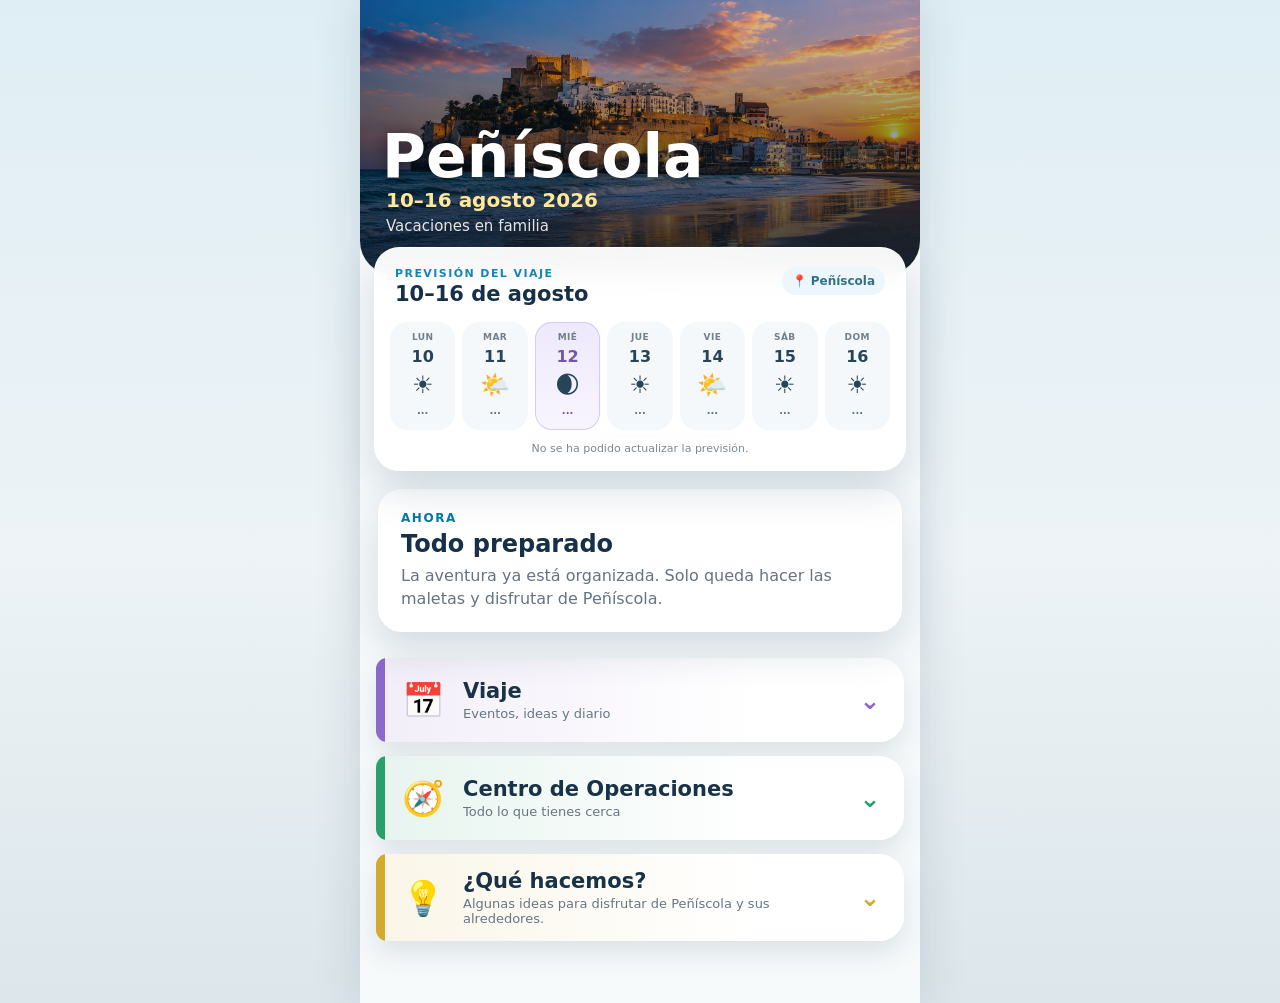
<file: index.html>
<!DOCTYPE html>
<html lang="es">
<head>
  <meta charset="UTF-8">
  <meta name="viewport" content="width=device-width, initial-scale=1.0">

  <title>Travel Companion</title>

  <link rel="stylesheet" href="css/styles.css">
  <link rel="icon" href="favicon.ico">

<link rel="icon"
      type="image/png"
      sizes="16x16"
      href="favicon-16.png">

<link rel="icon"
      type="image/png"
      sizes="32x32"
      href="favicon-32.png">

<link rel="apple-touch-icon"
      href="apple-touch-icon.png">

<link rel="manifest"
      href="manifest.json">

<meta name="theme-color"
      content="#0d5d8c">
</head>

<body>
  <main class="app">

    <header class="hero">
      <div class="hero-overlay">
        <h1 id="destination-name">Cargando...</h1>
        <p class="dates" id="destination-dates"></p>
        <p class="subtitle" id="destination-subtitle"></p>
      </div>
    </header>

    <!-- Previsión integrada en la cabecera -->
    <section class="weather-strip">
      <div class="weather-heading">
        <div>
          <p class="weather-label">Previsión del viaje</p>
          <h2>10–16 de agosto</h2>
        </div>

        <span class="weather-location">📍 Peñíscola</span>
      </div>

      <div class="forecast">

        <article class="forecast-day">
          <span class="weekday">LUN</span>
          <strong>10</strong>
          <span class="weather-icon">☀️</span>
          <small>...</small>
        </article>

        <article class="forecast-day">
          <span class="weekday">MAR</span>
          <strong>11</strong>
          <span class="weather-icon">🌤️</span>
          <small>...</small>
        </article>

        <article class="forecast-day special-day">
          <span class="weekday">MIÉ</span>
          <strong>12</strong>
          <span class="weather-icon">🌒</span>
          <small>...</small>
        </article>

        <article class="forecast-day">
          <span class="weekday">JUE</span>
          <strong>13</strong>
          <span class="weather-icon">☀️</span>
          <small>...</small>
        </article>

        <article class="forecast-day">
          <span class="weekday">VIE</span>
          <strong>14</strong>
          <span class="weather-icon">🌤️</span>
          <small>...</small>
        </article>

        <article class="forecast-day">
          <span class="weekday">SÁB</span>
          <strong>15</strong>
          <span class="weather-icon">☀️</span>
          <small>...</small>
        </article>

        <article class="forecast-day">
          <span class="weekday">DOM</span>
          <strong>16</strong>
          <span class="weather-icon">☀️</span>
          <small>...</small>
        </article>

      </div>

      <p class="weather-note">
        La previsión real aparecerá cuando esté disponible.
      </p>
    </section>

    <section class="today-card">
  <p class="label">AHORA</p>
  <h2>Todo preparado</h2>
  <p>La aventura ya está organizada. Solo queda hacer las maletas y disfrutar de Peñíscola.</p>
</section>

    <section class="archive">

      <!-- VIAJE pasa a ser el primer archivo -->
      <article class="folder folder-trip">
  <button class="folder-tab" type="button">
    <span class="folder-icon">📅</span>

    <span class="folder-title">
      <strong>Viaje</strong>
      <small>Eventos, ideas y diario</small>
    </span>

    <span class="folder-arrow">⌄</span>
  </button>

  <div class="folder-content trip-content">

    <section id="trip-status" class="countdown-card">
      <strong class="countdown-number" id="trip-number">--</strong>

      <p class="countdown-unit">
        DÍAS
      </p>

      <p class="countdown-message" id="trip-message">
        para vernos en Peñíscola
      </p>
    </section>

    <div class="trip-events">
      <h3>Próximos momentos</h3>

      <div id="trip-events">
        <p class="trip-loading">Cargando viaje...</p>
      </div>
    </div>

  </div>
</article>

      <div id="map-component"></div>

<article class="folder folder-more">
  <button class="folder-tab" type="button">
    <span class="folder-icon">💡</span>

    <span class="folder-title">
      <strong>¿Qué hacemos?</strong>
      <small>Algunas ideas para disfrutar de Peñíscola y sus alrededores.</small>
    </span>

    <span class="folder-arrow">⌄</span>
  </button>

  <div class="folder-content">
    <div id="whattodo-component"></div>
  </div>
</article>
    </section>

  </main>

  <script src="js/operations.js"></script>
  <script src="js/whattodo.js"></script>
  <script src="js/weather.js"></script>
  <script src="js/trip.js"></script>
  <script src="js/app.js"></script>
</body>
</html>
</file>
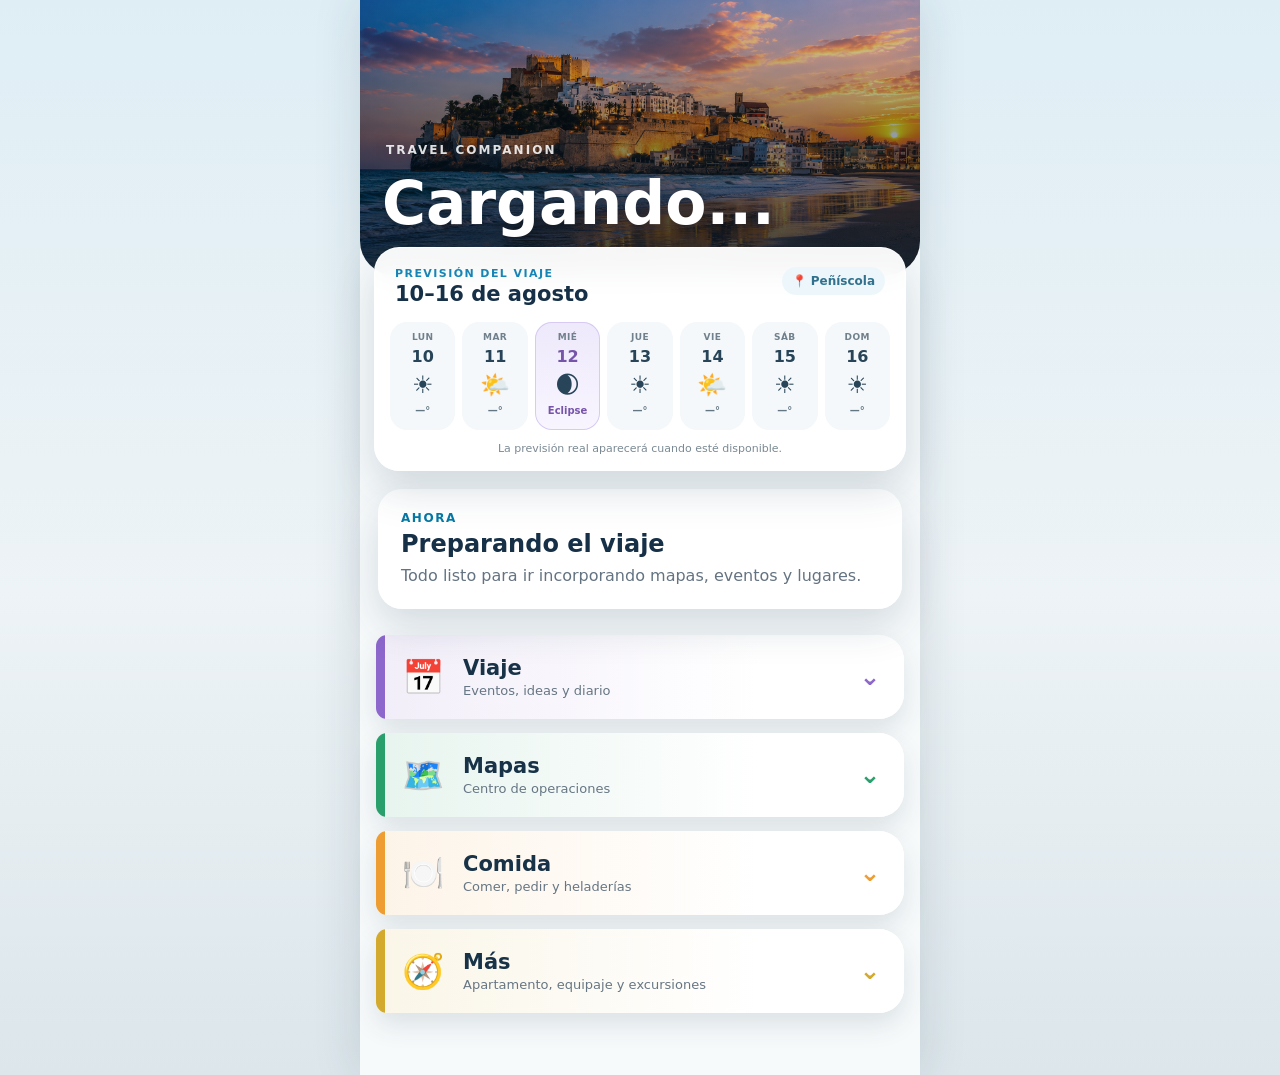
<file: Index.html>
<!DOCTYPE html>
<html lang="es">
<head>
  <meta charset="UTF-8">
  <meta name="viewport" content="width=device-width, initial-scale=1.0">

  <title>Travel Companion</title>

  <link rel="stylesheet" href="css/styles.css">
</head>

<body>
  <main class="app">

    <header class="hero">
      <div class="hero-overlay">
        <p class="eyebrow">Travel Companion</p>
        <h1 id="destination-name">Cargando...</h1>
        <p class="dates" id="destination-dates"></p>
        <p class="subtitle" id="destination-subtitle"></p>
      </div>
    </header>

    <!-- Previsión integrada en la cabecera -->
    <section class="weather-strip">
      <div class="weather-heading">
        <div>
          <p class="weather-label">Previsión del viaje</p>
          <h2>10–16 de agosto</h2>
        </div>

        <span class="weather-location">📍 Peñíscola</span>
      </div>

      <div class="forecast">

        <article class="forecast-day">
          <span class="weekday">LUN</span>
          <strong>10</strong>
          <span class="weather-icon">☀️</span>
          <small>—°</small>
        </article>

        <article class="forecast-day">
          <span class="weekday">MAR</span>
          <strong>11</strong>
          <span class="weather-icon">🌤️</span>
          <small>—°</small>
        </article>

        <article class="forecast-day special-day">
          <span class="weekday">MIÉ</span>
          <strong>12</strong>
          <span class="weather-icon">🌒</span>
          <small>Eclipse</small>
        </article>

        <article class="forecast-day">
          <span class="weekday">JUE</span>
          <strong>13</strong>
          <span class="weather-icon">☀️</span>
          <small>—°</small>
        </article>

        <article class="forecast-day">
          <span class="weekday">VIE</span>
          <strong>14</strong>
          <span class="weather-icon">🌤️</span>
          <small>—°</small>
        </article>

        <article class="forecast-day">
          <span class="weekday">SÁB</span>
          <strong>15</strong>
          <span class="weather-icon">☀️</span>
          <small>—°</small>
        </article>

        <article class="forecast-day">
          <span class="weekday">DOM</span>
          <strong>16</strong>
          <span class="weather-icon">☀️</span>
          <small>—°</small>
        </article>

      </div>

      <p class="weather-note">
        La previsión real aparecerá cuando esté disponible.
      </p>
    </section>

    <section class="today-card">
      <p class="label">Ahora</p>
      <h2>Preparando el viaje</h2>
      <p>Todo listo para ir incorporando mapas, eventos y lugares.</p>
    </section>

    <section class="archive">

      <!-- VIAJE pasa a ser el primer archivo -->
      <article class="folder folder-trip">
        <button class="folder-tab" type="button">
          <span class="folder-icon">📅</span>

          <span class="folder-title">
            <strong>Viaje</strong>
            <small>Eventos, ideas y diario</small>
          </span>

          <span class="folder-arrow">⌄</span>
        </button>

        <div class="folder-content">
          <ul class="event-preview">
            <li>
              <span>10 agosto</span>
              🏠 Llegada
            </li>

            <li>
              <span>11 agosto · 18:30</span>
              🔐 Escape Room
            </li>

            <li>
              <span>12 agosto · 20:30</span>
              🌒 Eclipse
            </li>

            <li>
              <span>16 agosto</span>
              🧳 Salida
            </li>
          </ul>
        </div>
      </article>

      <article class="folder folder-map">
  <button class="folder-tab" type="button">
    <span class="folder-icon">🗺️</span>

    <span class="folder-title">
      <strong>Mapas</strong>
      <small>Centro de operaciones</small>
    </span>

    <span class="folder-arrow">⌄</span>
  </button>

  <div class="folder-content map-content">
    <div class="map-heading">
      <p class="map-label">Mapa del viaje</p>
      <h3>Peñíscola y alrededores</h3>
      <p>Playas, comida, actividades, supermercados y excursiones.</p>
    </div>

    <div class="map-frame">
      <iframe
        src="https://www.google.com/maps/d/embed?mid=1As36r0sPnsPbciLy-aY8WuUIRZUlILk"
        title="Mapa de Peñíscola"
        loading="lazy"
        allowfullscreen>
      </iframe>
    </div>

    <a
      class="map-open-button"
      href="https://www.google.com/maps/d/viewer?mid=1As36r0sPnsPbciLy-aY8WuUIRZUlILk"
      target="_blank"
      rel="noopener noreferrer">
      Abrir mapa completo
    </a>
  </div>
</article>

      <article class="folder folder-food">
        <button class="folder-tab" type="button">
          <span class="folder-icon">🍽️</span>

          <span class="folder-title">
            <strong>Comida</strong>
            <small>Comer, pedir y heladerías</small>
          </span>

          <span class="folder-arrow">⌄</span>
        </button>

        <div class="folder-content">
          <div class="mini-options">
            <button type="button">🍴 Comer sentado</button>
            <button type="button">🥡 Pedir</button>
            <button type="button">🍦 Heladerías</button>
          </div>
        </div>
      </article>

      <article class="folder folder-more">
        <button class="folder-tab" type="button">
          <span class="folder-icon">🧭</span>

          <span class="folder-title">
            <strong>Más</strong>
            <small>Apartamento, equipaje y excursiones</small>
          </span>

          <span class="folder-arrow">⌄</span>
        </button>

        <div class="folder-content">
          <div class="mini-options">
            <button type="button">🏠 Apartamento</button>
            <button type="button">🎒 Qué llevar</button>
            <button type="button">🎟️ Actividades</button>
            <button type="button">🚗 Excursiones</button>
          </div>
        </div>
      </article>

    </section>

  </main>

  <script src="js/app.js"></script>
</body>
</html>
</file>
<file: css/styles.css>
* {
  box-sizing: border-box;
}

:root {
  font-family:
    Inter,
    system-ui,
    -apple-system,
    BlinkMacSystemFont,
    "Segoe UI",
    sans-serif;

  color: #163047;
  background: #eaf1f5;
}

body {
  margin: 0;
  background:
    linear-gradient(180deg, #dfeef5 0%, #edf3f6 55%, #dce6eb 100%);
}

button {
  font: inherit;
}

.app {
  width: min(100%, 560px);
  min-height: 100vh;
  margin: 0 auto;
  padding-bottom: 48px;
  background: #f7fafb;
  box-shadow: 0 0 45px rgba(27, 53, 73, 0.14);
}

.hero {
    min-height: 275px;
    display: flex;
    align-items: flex-end;
    overflow: hidden;
    border-radius: 0 0 34px 34px;

    background:
        linear-gradient(
            180deg,
            rgba(4,25,42,.08),
            rgba(3,24,41,.78)
        ),
        url("../assets/peniscola.png");

    background-size: cover;
    background-position: center 35%;
}

.hero-overlay {
  width: 100%;
  padding: 32px 26px 40px;
  color: white;
  text-shadow: 0 2px 16px rgba(0, 0, 0, 0.45);
}

.eyebrow {
  margin: 0 0 7px;
  font-size: 12px;
  font-weight: 800;
  letter-spacing: 0.17em;
  text-transform: uppercase;
  opacity: 0.86;
}

h1 {
  margin: 0;
  font-size: clamp(42px, 11vw, 60px);
  line-height: 0.98;
  position: relative;
top: 10px;
  left: -4px;
}

.dates {
  margin: 12px 0 0;
  color: #ffe898;
  font-size: 20px;
  font-weight: 800;
}

.subtitle {
  margin: 5px 0 0;
  font-size: 15px;
  opacity: 0.88;
}

.today-card {
  position: relative;
  z-index: 2;
  margin: -28px 18px 26px;
  padding: 21px 22px;
  border: 1px solid rgba(255, 255, 255, 0.75);
  border-radius: 24px;
  background: rgba(255, 255, 255, 0.94);
  box-shadow: 0 17px 40px rgba(25, 59, 82, 0.16);
  backdrop-filter: blur(12px);
}

.label {
  margin: 0 0 5px;
  color: #0479a6;
  font-size: 12px;
  font-weight: 900;
  letter-spacing: 0.13em;
  text-transform: uppercase;
}

.today-card h2 {
  margin: 0 0 6px;
  font-size: 24px;
}

.today-card p:last-child {
  margin: 0;
  color: #647382;
  line-height: 1.45;
}

.archive {
  padding: 0 16px;
}

.folder {
  --folder-color: #2687c8;

  margin-bottom: 14px;
  overflow: hidden;
  border-radius: 11px 25px 25px 11px;
  background: white;
  box-shadow: 0 12px 27px rgba(27, 57, 77, 0.12);
  transition:
    transform 160ms ease,
    box-shadow 160ms ease;
}

.folder:hover {
  transform: translateY(-1px);
  box-shadow: 0 15px 31px rgba(27, 57, 77, 0.16);
}

.folder-weather {
  --folder-color: #2d9cdb;
}

.folder-map {
  --folder-color: #29a06b;
}

.folder-food {
  --folder-color: #ed9d32;
}

.folder-trip {
  --folder-color: #8d67cc;
}

.folder-more {
  --folder-color: #d3aa2e;
}

.folder-tab {
  width: 100%;
  min-height: 84px;
  display: grid;
  grid-template-columns: 52px 1fr 34px;
  align-items: center;
  gap: 9px;

  padding: 15px 17px;
  border: 0;
  border-left: 9px solid var(--folder-color);
  background:
    linear-gradient(
      90deg,
      color-mix(in srgb, var(--folder-color) 11%, white),
      white 72%
    );

  color: #183348;
  text-align: left;
  cursor: pointer;
}

.folder-icon {
  font-size: 34px;
  line-height: 1;
}

.folder-title {
  display: flex;
  flex-direction: column;
  gap: 3px;
}

.folder-title strong {
  font-size: 21px;
}

.folder-title small {
  color: #667684;
  font-size: 13px;
}

.folder-arrow {
  color: var(--folder-color);
  font-size: 25px;
  font-weight: 900;
  text-align: center;
  transition: transform 220ms ease;
}

.folder-content {
  display: none;
  padding: 4px 21px 22px 30px;
  border-left: 9px solid var(--folder-color);
  color: #536776;
  background: white;
}

.folder.open .folder-content {
  display: block;
}

.folder.open .folder-arrow {
  transform: rotate(180deg);
}

.folder-content p {
  margin: 8px 0 0;
  line-height: 1.5;
}

.mini-options {
  display: grid;
  grid-template-columns: 1fr 1fr;
  gap: 9px;
  margin-top: 10px;
}

.mini-options button {
  min-height: 48px;
  padding: 10px;
  border: 1px solid #d9e3e8;
  border-radius: 14px;
  background: #f7fafb;
  color: #274358;
  cursor: pointer;
}

.event-preview {
  display: grid;
  gap: 8px;
  margin: 10px 0 0;
  padding: 0;
  list-style: none;
}

.event-preview li {
  padding: 12px 13px;
  border-radius: 13px;
  background: #f5f2fb;
}

.event-preview span {
  display: block;
  margin-bottom: 3px;
  color: #7758aa;
  font-size: 12px;
  font-weight: 800;
}

@media (max-width: 390px) {
  .hero {
    min-height: 245px;
  }

  .mini-options {
    grid-template-columns: 1fr;
  }

  .folder-tab {
    grid-template-columns: 45px 1fr 28px;
  }

  .folder-title strong {
    font-size: 19px;
  }
}/* PREVISIÓN INTEGRADA EN LA CABECERA */

.weather-strip {
  position: relative;
  z-index: 3;
  margin: -28px 14px 18px;
  padding: 19px 14px 15px;
  border: 1px solid rgba(255, 255, 255, 0.78);
  border-radius: 25px;
  background: rgba(255, 255, 255, 0.96);
  box-shadow: 0 18px 42px rgba(25, 59, 82, 0.17);
  backdrop-filter: blur(14px);
}

.weather-heading {
  display: flex;
  align-items: flex-start;
  justify-content: space-between;
  gap: 12px;
  padding: 0 6px 14px;
}

.weather-heading h2 {
  margin: 2px 0 0;
  font-size: 21px;
}

.weather-label {
  margin: 0;
  color: #1685b6;
  font-size: 11px;
  font-weight: 900;
  letter-spacing: 0.13em;
  text-transform: uppercase;
}

.weather-location {
  padding: 7px 10px;
  border-radius: 50px;
  background: #edf7fb;
  color: #31718e;
  font-size: 12px;
  font-weight: 700;
  white-space: nowrap;
}

.forecast {
  display: grid;
  grid-template-columns: repeat(7, minmax(52px, 1fr));
  gap: 7px;
  overflow-x: auto;
  padding: 2px 1px 8px;
  scrollbar-width: thin;
}

.forecast-day {
  min-width: 52px;
  display: flex;
  flex-direction: column;
  align-items: center;
  gap: 5px;

  padding: 10px 5px;
  border-radius: 17px;
  background: #f4f8fa;
  color: #274458;
  text-align: center;
}

.forecast-day .weekday {
  color: #70808c;
  font-size: 9px;
  font-weight: 900;
  letter-spacing: 0.05em;
}

.forecast-day strong {
  font-size: 16px;
}

.weather-icon {
  font-size: 24px;
  line-height: 1.2;
}

.forecast-day small {
  min-height: 15px;
  color: #637683;
  font-size: 10px;
  font-weight: 700;
}

.special-day {
  background: linear-gradient(180deg, #eee9fb, #f8f5ff);
  box-shadow: inset 0 0 0 1px #d8caf3;
}

.special-day strong,
.special-day small {
  color: #7654a9;
}

.weather-note {
  margin: 4px 5px 0;
  color: #7a8993;
  font-size: 11px;
  text-align: center;
}

/* La tarjeta "Preparando el viaje" ya no se superpone a la foto */

.today-card {
  margin: 0 18px 26px;
}

@media (max-width: 460px) {
  .forecast {
    grid-template-columns: repeat(7, 56px);
  }

  .weather-heading {
    align-items: center;
  }

  .weather-heading h2 {
    font-size: 19px;
  }
}/* MAPA INTEGRADO */

.map-content {
  padding-right: 18px;
}

.map-heading {
  margin: 8px 0 16px;
}

.map-heading h3 {
  margin: 2px 0 5px;
  color: #173b2d;
  font-size: 21px;
}

.map-heading p:last-child {
  margin: 0;
  color: #67786f;
  font-size: 13px;
}

.map-label {
  margin: 0;
  color: #299064;
  font-size: 11px;
  font-weight: 900;
  letter-spacing: 0.13em;
  text-transform: uppercase;
}

.map-frame {
  width: 100%;
  height: 390px;
  overflow: hidden;
  border: 1px solid #d9e7df;
  border-radius: 18px;
  background: #eef4f0;
  box-shadow: 0 10px 25px rgba(31, 91, 66, 0.13);
}

.map-frame iframe {
  width: 100%;
  height: 100%;
  border: 0;
}

.map-open-button {
  min-height: 48px;
  display: flex;
  align-items: center;
  justify-content: center;
  margin-top: 13px;
  padding: 11px 16px;
  border-radius: 15px;
  background: #299064;
  color: white;
  font-weight: 800;
  text-decoration: none;
  box-shadow: 0 8px 20px rgba(41, 144, 100, 0.23);
}

.map-open-button:hover {
  background: #237d58;
}

@media (max-width: 420px) {
  .map-frame {
    height: 330px;
  }
}/* MAPA ADAPTADO A MÓVIL */

.map-mobile {
  display: none;
}

.map-mobile-card {
  padding: 24px 18px;
  border: 1px solid #d9e7df;
  border-radius: 20px;
  background:
    radial-gradient(circle at top right, #dff4e8, transparent 55%),
    linear-gradient(145deg, #f7fbf8, #edf5f0);
  text-align: center;
  box-shadow: 0 10px 25px rgba(31, 91, 66, 0.12);
}

.map-mobile-icon {
  display: block;
  margin-bottom: 8px;
  font-size: 48px;
}

.map-mobile-card h4 {
  margin: 0 0 7px;
  color: #173b2d;
  font-size: 22px;
}

.map-mobile-card p {
  max-width: 310px;
  margin: 0 auto 18px;
  color: #63756c;
  font-size: 14px;
  line-height: 1.45;
}

.map-categories {
  display: grid;
  grid-template-columns: 1fr 1fr;
  gap: 8px;
}

.map-categories span {
  padding: 10px 7px;
  border-radius: 13px;
  background: rgba(255, 255, 255, 0.78);
  color: #36584a;
  font-size: 12px;
  font-weight: 700;
}

@media (max-width: 600px) {
  .map-desktop {
    display: none;
  }

  .map-mobile {
    display: block;
  }

  .map-open-button {
    min-height: 56px;
    font-size: 16px;
  }
}/* CENTRO DE OPERACIONES */

.operations-content {
  padding-right: 18px;
}

.operations-heading {
  margin: 8px 0 18px;
}

.operations-heading h3 {
  margin: 3px 0 6px;
  color: #173b2d;
  font-size: 22px;
}

.operations-heading p:last-child {
  margin: 0;
  color: #687970;
  font-size: 14px;
}

.operations-categories {
  display: grid;
  gap: 10px;
}

.operations-row {
  display: grid;
  gap: 12px;
}

.operations-row-buttons {
  display: grid;
  grid-template-columns: 1fr 1fr;
  gap: 10px;
}

.operation-category {
  min-height: 82px;
  display: flex;
  flex-direction: column;
  align-items: center;
  justify-content: center;
  gap: 7px;

  padding: 11px 8px;
  border: 1px solid #dce8e1;
  border-radius: 17px;

  background: #f7faf8;
  color: #315345;
  cursor: pointer;

  transition:
    transform 150ms ease,
    background 150ms ease,
    border-color 150ms ease;
}

.operation-category:hover {
  transform: translateY(-1px);
  border-color: #9ccdb4;
}

.operation-category span {
  font-size: 27px;
  line-height: 1;
}

.operation-category strong {
  font-size: 12px;
  line-height: 1.2;
  text-align: center;
}

.operation-category.active {
  border-color: #299064;
  background: #e4f4eb;
  color: #176642;
  box-shadow: inset 0 0 0 1px #299064;
}

.operations-results {
  margin-top: 18px;
  padding-top: 17px;
  border-top: 1px solid #e0e9e4;
}

.operations-results-heading {
  display: flex;
  align-items: center;
  justify-content: space-between;
  gap: 12px;
  margin-bottom: 11px;
}

.operations-results-heading h4 {
  margin: 0;
  color: #173b2d;
  font-size: 20px;
}

.operations-results-heading small {
  padding: 5px 9px;
  border-radius: 30px;
  background: #edf5f0;
  color: #4e7161;
  font-weight: 700;
}

.operations-list {
  display: grid;
  gap: 10px;
}

.operations-empty,
.operations-error {
  margin: 0;
  padding: 20px 14px;
  border-radius: 15px;
  background: #f5f8f6;
  color: #6d7c74;
  text-align: center;
}

.operations-error {
  background: #fff2f1;
  color: #9a4943;
}

.operation-place {
  padding: 15px;
  border: 1px solid #e0e8e3;
  border-radius: 16px;
  background: white;
}

.operation-place h5 {
  margin: 0 0 5px;
  color: #1b3a2d;
  font-size: 17px;
}

.operation-place p {
  margin: 0 0 11px;
  color: #687970;
  font-size: 13px;
  line-height: 1.45;
}

.operation-actions {
    display: flex;
    justify-content: flex-end;
    gap: 8px;
    margin-top: 10px;
}

.operation-actions a {
    display: inline-flex;
    align-items: center;
    justify-content: center;

    height: 36px;
    padding: 0 14px;

    border-radius: 10px;

    background: #e8f4ed;

    color: #20714d;

    font-size: 13px;
    font-weight: 700;

    text-decoration: none;

    transition: .15s;
}

.operation-actions a.call-button {
  background: #eef1fb;
  color: #4f5fa4;
}

@media (max-width: 360px) {

  .operations-row-buttons {
      grid-template-columns: 1fr;
  }

}

  .operation-category {
    min-height: 64px;
    flex-direction: row;
  }
.call-button {
    background: #eef1fb !important;
    color: #4f5fa4 !important;
}/* CUENTA ATRÁS DEL VIAJE */

.trip-content {
  padding-right: 18px;
}

.countdown-card {
  margin: 10px 0 20px;
  padding: 32px 18px;
  border: 1px solid #ded5f0;
  border-radius: 22px;
  background:
    radial-gradient(circle at top right, #eee7fb, transparent 55%),
    linear-gradient(145deg, #fbf9ff, #f1ecfa);
  color: #503c72;
  text-align: center;

  display:flex;
flex-direction:column;
justify-content:center;

  box-shadow: 0 11px 28px rgba(100, 72, 145, 0.13);
}

.countdown-label {
  margin: 0;
  color: #8162ae;
  font-size: 11px;
  font-weight: 900;
  letter-spacing: 0.14em;
  text-transform: uppercase;
}

.countdown-icon {
  margin-top: 9px;
  font-size: 34px;
  line-height: 1;
}

.countdown-number {
  display: block;
  margin: 0;
  color: #684891;
  font-size: 98px;
  line-height: .92;
  letter-spacing: -.06em;
}

.countdown-message {
  margin: 8px 0 0;
  color: #665577;
  font-size: 17px;
  font-weight: 700;
}

.trip-events h3 {
  margin: 0 0 10px;
  color: #503c72;
  font-size: 18px;
}.countdown-unit{
    margin:2px 0 12px;

    color:#7a5ea6;

    font-size:18px;

    font-weight:800;

    letter-spacing:.28em;

    text-transform:uppercase;
}

.countdown-message{
    margin:0;

    color:#5d4a78;

    font-size:20px;

    font-weight:700;

    line-height:1.35;
}/* PLANES */

.plans-placeholder{
    padding:18px;

    border:1px dashed #d7dfe6;

    border-radius:18px;

    background:#fafcfd;

    text-align:center;
}

.plans-icon{
    display:block;

    font-size:44px;

    margin-bottom:10px;
}

.plans-placeholder h3{
    margin:0 0 8px;

    color:#34495e;
}

.plans-placeholder p{
    margin:0;

    line-height:1.55;
}/* PLANES */

.plans-list{
    display:grid;
    gap:12px;
}

.plan-card{
    display:flex;
    align-items:center;
    gap:14px;

    padding:14px;

    border:1px solid #e3e9ec;
    border-radius:16px;

    background:white;

    transition:.15s;
}

.plan-card:hover{
    transform:translateY(-1px);
    box-shadow:0 8px 18px rgba(0,0,0,.08);
}

.plan-icon{
    flex-shrink:0;

    width:54px;
    height:54px;

    display:flex;
    align-items:center;
    justify-content:center;

    border-radius:14px;

    background:#f3f7fb;

    font-size:28px;
}

.plan-card h4{
    margin:0 0 4px;

    color:#1d3345;

    font-size:17px;
}

.plan-card p{
    margin:0;

    color:#6b7a86;

    font-size:13px;

    line-height:1.4;
}.operation-distance {
  display: inline-block;
  margin: 1px 0 7px;
  padding: 4px 8px;
  border-radius: 20px;
  background: #edf5f0;
  color: #3e715a;
  font-size: 12px;
  font-weight: 800;
}/* =========================
   ¿QUÉ HACEMOS?
========================= */

.whattodo {
  width: 100%;
}

.whattodo-categories {
  display: grid;
  grid-template-columns: 1fr;
  gap: 10px;
}

.whattodo-category {
  width: 100%;
  display: flex;
  align-items: center;
  gap: 12px;

  padding: 14px 16px;

  border: 1px solid #e4e8ec;
  border-radius: 16px;

  background: #ffffff;
  color: #17344c;

  font: inherit;
  text-align: left;
  cursor: pointer;

  box-shadow: 0 5px 14px rgba(20, 48, 70, 0.06);
}

.whattodo-category span {
  width: 34px;
  flex: 0 0 34px;

  font-size: 23px;
  text-align: center;
}

.whattodo-category strong {
  font-size: 15px;
  line-height: 1.2;
}

.whattodo-category.active {
  background: #fff8dc;
  border-color: #e4b719;
}

.whattodo-results {
  margin: 10px 0 4px;
  padding: 14px;

  border-radius: 18px;
  background: #f7f9fb;
}

.whattodo-results-heading h3 {
  margin: 0 0 12px;

  color: #17344c;
  font-size: 17px;
}

.whattodo-list {
  display: grid;
  gap: 10px;
}

.whattodo-card {
  padding: 14px;

  border: 1px solid #e5e9ed;
  border-radius: 15px;

  background: #ffffff;
}

.whattodo-card-header {
  display: flex;
  align-items: flex-start;
  gap: 11px;
}

.whattodo-card-icon {
  width: 32px;
  flex: 0 0 32px;

  font-size: 22px;
  text-align: center;
}

.whattodo-card h4 {
  margin: 0 0 4px;

  color: #17344c;
  font-size: 15px;
}

.whattodo-card p {
  margin: 0;

  color: #687b8d;
  font-size: 13px;
  line-height: 1.4;
}

.whattodo-actions {
  display: flex;
  flex-wrap: wrap;
  gap: 8px;

  margin-top: 12px;
}

.whattodo-actions a {
  display: inline-flex;
  align-items: center;
  justify-content: center;

  padding: 8px 11px;

  border-radius: 10px;

  background: #edf4f8;
  color: #17344c;

  font-size: 12px;
  font-weight: 800;
  text-decoration: none;
}/* Cabecera adaptada al tiempo */

.hero {
  transition:
    filter 0.8s ease,
    background-color 0.8s ease;
}

.hero.weather-sunny {
  filter: brightness(1.08) saturate(1.05);
}

.hero.weather-cloudy {
  filter: brightness(0.92) saturate(0.88);
}

.hero.weather-rainy {
  filter: brightness(0.82) saturate(0.78);
}

.hero.weather-storm {
  filter: brightness(0.72) saturate(0.70);
}/* =========================
   VIAJE - ESTILO ARCHIVADOR
========================= */

.trip-events {
  margin-top: 18px;
}

.trip-events h3 {
  margin: 0 0 12px;
  color: #17344c;
  font-size: 16px;
}

#trip-events {
  display: grid;
  gap: 10px;
}

.trip-event {
  border: 1px solid #e5e9ed;
  border-radius: 16px;
  background: #ffffff;
  overflow: hidden;

  box-shadow: 0 5px 14px rgba(20, 48, 70, 0.06);
}

.trip-event-header {
  width: 100%;

  display: flex;
  align-items: center;
  justify-content: space-between;
  gap: 12px;

  padding: 14px 15px;

  border: 0;
  background: transparent;

  font: inherit;
  text-align: left;
  color: inherit;
}

button.trip-event-header {
  cursor: pointer;
}

.trip-event-main {
  display: flex;
  align-items: center;
  gap: 12px;
  min-width: 0;
}

.trip-event-icon {
  width: 36px;
  flex: 0 0 36px;

  display: flex;
  align-items: center;
  justify-content: center;

  font-size: 23px;
}

.trip-event h4 {
  margin: 0 0 3px;

  color: #17344c;
  font-size: 15px;
  line-height: 1.2;
}

.trip-event-header p {
  margin: 0;

  color: #687b8d;
  font-size: 13px;
  line-height: 1.35;
}

.trip-event-arrow {
  flex: 0 0 auto;

  color: #8a99a7;
  font-size: 20px;

  transition: transform 0.2s ease;
}

.trip-event.open {
  border-color: #d7b63f;
}

.trip-event.open .trip-event-header {
  background: #fff9e8;
}

.trip-event.open .trip-event-arrow {
  transform: rotate(180deg);
}

.trip-event-details {
  padding: 4px 15px 15px 63px;

  border-top: 1px solid #edf0f2;
  background: #fffdf7;
}

.trip-event-details p {
  margin: 8px 0 0;

  color: #526879;
  font-size: 13px;
  line-height: 1.45;
}

.trip-map-button {
  display: inline-flex;
  align-items: center;
  justify-content: center;

  margin-top: 12px;
  padding: 8px 11px;

  border-radius: 10px;

  background: #edf4f8;
  color: #17344c;

  font-size: 12px;
  font-weight: 800;
  text-decoration: none;
}

/* Llegada y Regreso: fichas simples */

.trip-event:not(.open) .trip-event-header:not(button) {
  background: #ffffff;
}

/* Móvil */

@media (max-width: 600px) {
  .trip-event-header {
    padding: 13px 14px;
  }

  .trip-event-details {
    padding-left: 61px;
  }

  .trip-event h4 {
    font-size: 14px;
  }

  .trip-event-header p,
  .trip-event-details p {
    font-size: 12.5px;
  }
}
</file>
